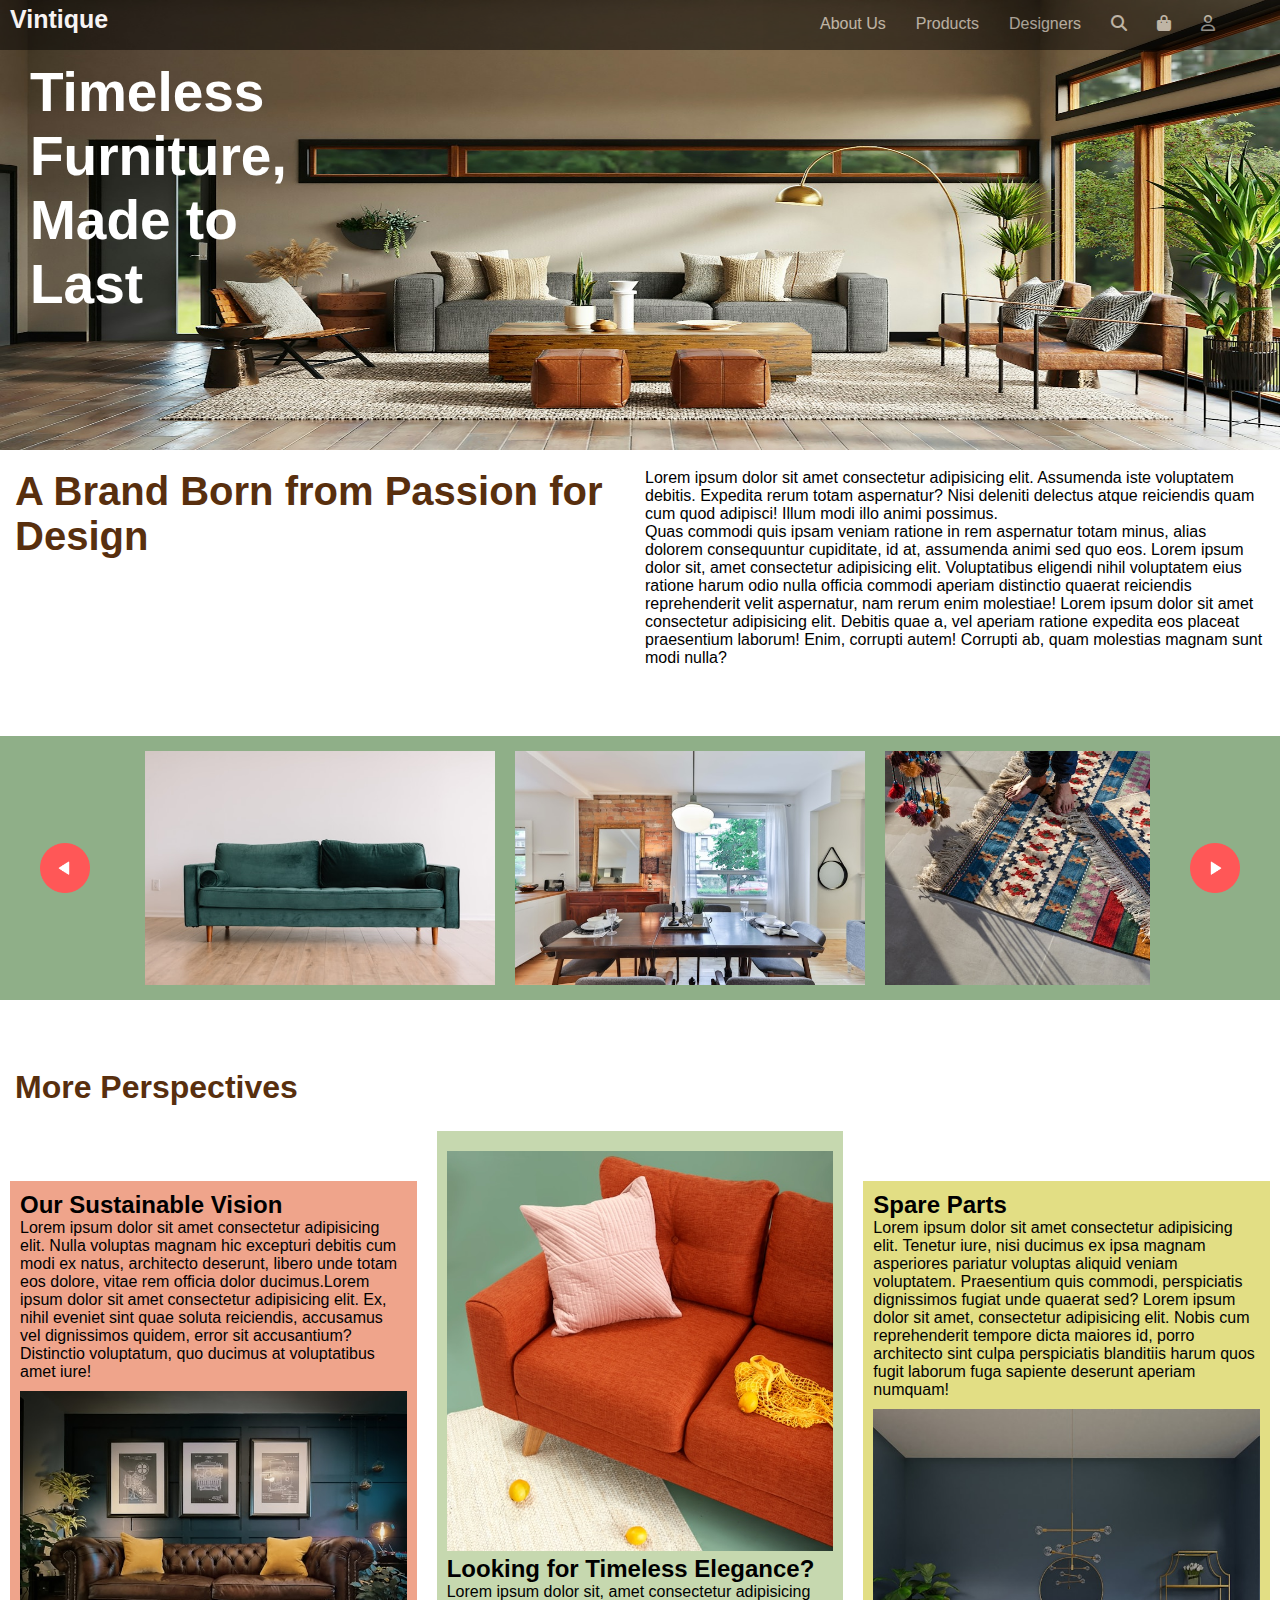
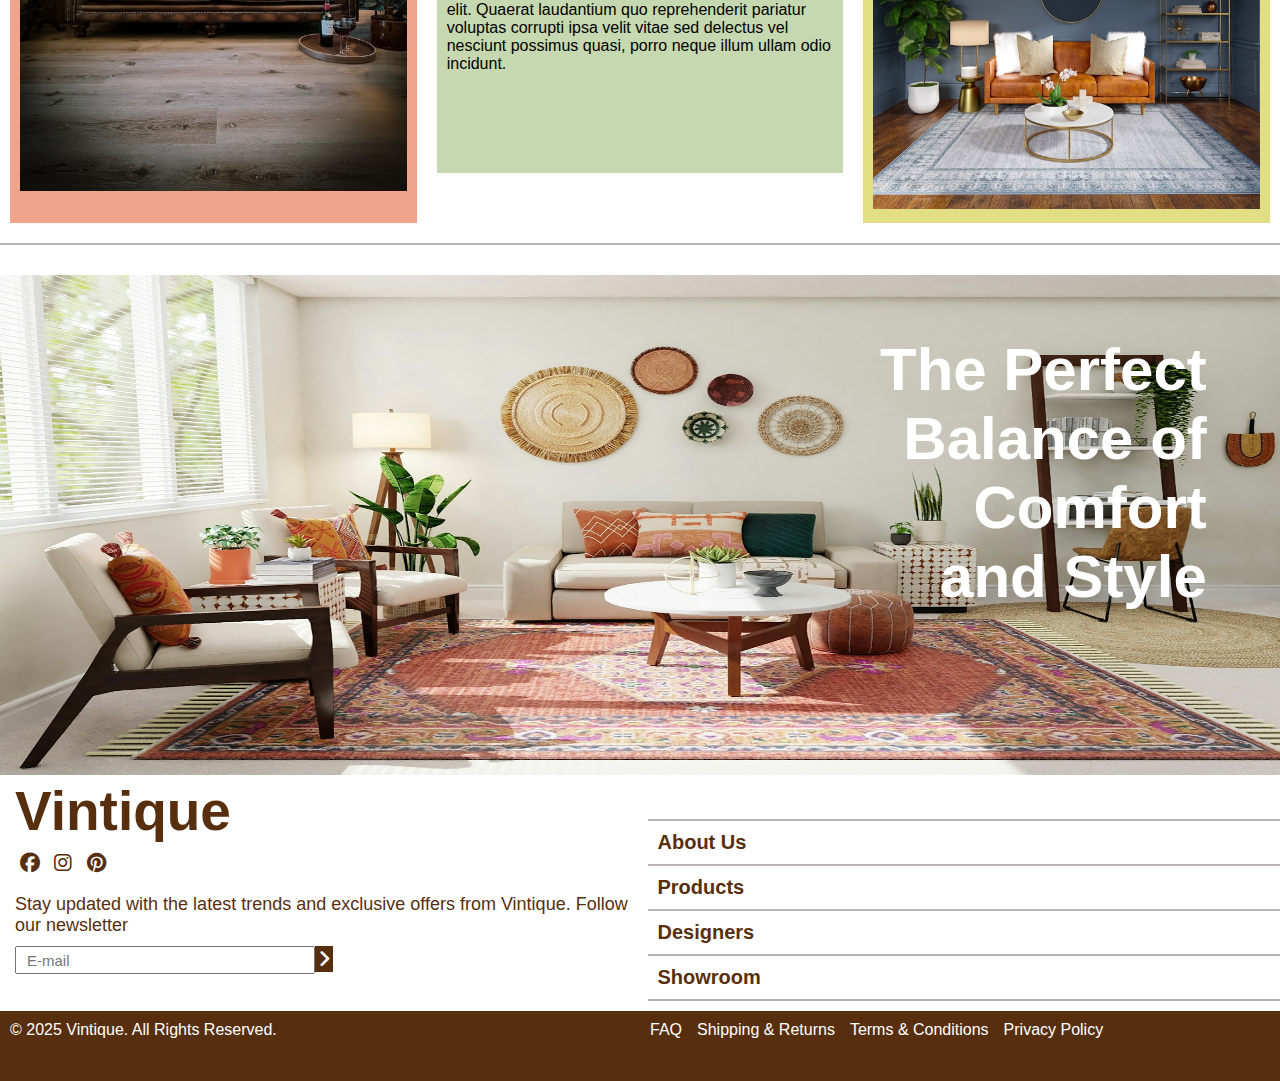
<file: Index.html>
<!DOCTYPE html>
<html lang="en">
<head>
    <meta charset="UTF-8">
    <meta name="viewport" content="width=device-width, initial-scale=1.0">
    <link rel="stylesheet" href="css/style.css">
<link rel="stylesheet" href="https://cdnjs.cloudflare.com/ajax/libs/font-awesome/6.5.1/css/all.min.css">
</head>
<body>
    <header>
    <div class="header-container">
        <h1 class="header-title">Vintique</h1>
        <nav class="navbar">
            <ul class="navlist">
                <li class="listitems"><a href="AboutUs.html">About Us</a></li>
                <li class="listitems"><a href="Products.html">Products</a></li>
                <li class="listitems"><a href="Designers.html">Designers</a></li>
                <li  class="listitems"><a href="#"><i class="fa-solid fa-magnifying-glass"></i></a></li>
                <li  class="listitems"><a href="cart.html"><i class="fa-solid fa-bag-shopping"></i></a></li>
                <li  class="listitems"><a href="signup.html"><i class="fa-regular fa-user"></i></a></li>
            </ul>
        </nav>
        <h2>Timeless<br>Furniture,<br> Made to <br>Last</h2>
        <img src="images/image-2.jpg">
    </div>  
    </header>
    <main class="main-container">
        <div id="about-container">
            <div>
                <h1>A Brand Born from Passion for Design</h1>
            </div>
            <div>
                <p>Lorem ipsum dolor sit amet consectetur adipisicing elit. Assumenda iste voluptatem debitis. Expedita rerum totam aspernatur? Nisi deleniti delectus atque reiciendis quam cum quod adipisci! Illum modi illo animi possimus.</p>
                <p>Quas commodi quis ipsam veniam ratione in rem aspernatur totam minus, alias dolorem consequuntur cupiditate, id at, assumenda animi sed quo eos. Lorem ipsum dolor sit, amet consectetur adipisicing elit. Voluptatibus eligendi nihil voluptatem eius ratione harum odio nulla officia commodi aperiam distinctio quaerat reiciendis reprehenderit velit aspernatur, nam rerum enim molestiae! Lorem ipsum dolor sit amet consectetur adipisicing elit. Debitis quae a, vel aperiam ratione expedita eos placeat praesentium laborum! Enim, corrupti autem! Corrupti ab, quam molestias magnam sunt modi nulla?</p>
            </div>
        </div>
        <div class="catalogue-container">
            <img src="images/back.png" id="backbtn" alt="back icon">
        <div class="catalogue">
        <div>
            <span><img src="images/image-3.jpg" alt="images"></span>
            <span><img src="images/image-5.jpg" alt="images"></span>
            <span><img src="images/image-6.jpg" alt="images"></span>
        </div>
        <div>
        <span><img src="images/image-7.jpg" alt="images"></span>
            <span><img src="images/image-8.jpg" alt="images"></span>
            <span><img src="images/image-9.jpg" alt="images"></span>
        </div>
        </div>
        <img src="images/next.png" id="nextbtn" alt="next icon">
        </div>
        <h1>More Perspectives</h1>
        <div class="perspective-column">
            <div id ="sectionA">
                <h2>Our Sustainable Vision</h2>
                <p>Lorem ipsum dolor sit amet consectetur adipisicing elit. Nulla voluptas magnam hic excepturi debitis cum modi ex natus, architecto deserunt, libero unde totam eos dolore, vitae rem officia dolor ducimus.Lorem ipsum dolor sit amet consectetur adipisicing elit. Ex, nihil eveniet sint quae soluta reiciendis, accusamus vel dignissimos quidem, error sit accusantium? Distinctio voluptatum, quo ducimus at voluptatibus amet iure!</p>
                <img src="images/image-11.jpg">
            </div>
            <div id ="sectionB">
                <img src="images/image-10.jpg">
                <h2>Looking for Timeless Elegance?</h2>
                <p>Lorem ipsum dolor sit, amet consectetur adipisicing elit. Quaerat laudantium quo reprehenderit pariatur voluptas corrupti ipsa velit vitae sed delectus vel nesciunt possimus quasi, porro neque illum ullam odio incidunt.</p>
            </div>
            <div id ="sectionC">
                <h2>Spare Parts</h2>
                <p>Lorem ipsum dolor sit amet consectetur adipisicing elit. Tenetur iure, nisi ducimus ex ipsa magnam asperiores pariatur voluptas aliquid veniam voluptatem. Praesentium quis commodi, perspiciatis dignissimos fugiat unde quaerat sed? Lorem ipsum dolor sit amet, consectetur adipisicing elit. Nobis cum reprehenderit tempore dicta maiores id, porro architecto sint culpa perspiciatis blanditiis harum quos fugit laborum fuga sapiente deserunt aperiam numquam!</p>
                <img src="images/image-13.jpg">
            </div>
        </div>
        <hr>
        <div class="section3">
            <h2>The Perfect<br> Balance of<br> Comfort<br> and Style</h2>
            <img src="images/image-12.jpg">
        </div>
        <div class="section4">
            <div>
            <h1>Vintique</h1>
            <div class="socials">
                <i class="fa-brands fa-facebook"></i>
                <i class="fa-brands fa-instagram"></i>
                <i class="fa-brands fa-pinterest"></i>
                <p>Stay updated with the latest trends and exclusive offers from Vintique. Follow our newsletter</p>
                <input type="text" placeholder="E-mail"><i class="fa-solid fa-angle-right" style="border: solid 2px #582f0e; padding: 1px; color:white; background-color: #582f0e; font-size:20px;"></i>
            </div>
            </div>
            <div>
            <ul class="navlist2">
                <hr>
                <li class="listitems2"><a href="#">About Us</a></li>
                <hr>
                <li class="listitems2"><a href="#">Products</a></li>
                <hr>
                <li class="listitems2"><a href="#">Designers</a></li>
                <hr>
                <li class="listitems2"><a href="#">Showroom</a></li>
                <hr>
            </ul>
            </div>
        </div>
    </main> 
    <footer>
        <p class="copyright">&copy; 2025 Vintique. All Rights Reserved.</p>
        <ul class="footer-content">
            <li class="footer-contentitems">FAQ</li>
            <li class="footer-contentitems">Shipping & Returns</li>
            <li class="footer-contentitems">Terms & Conditions</li>
            <li class="footer-contentitems">Privacy Policy</li>
        </ul>
    </footer>
    <script src="js/script.js"></script>
</body>
</html>
</file>
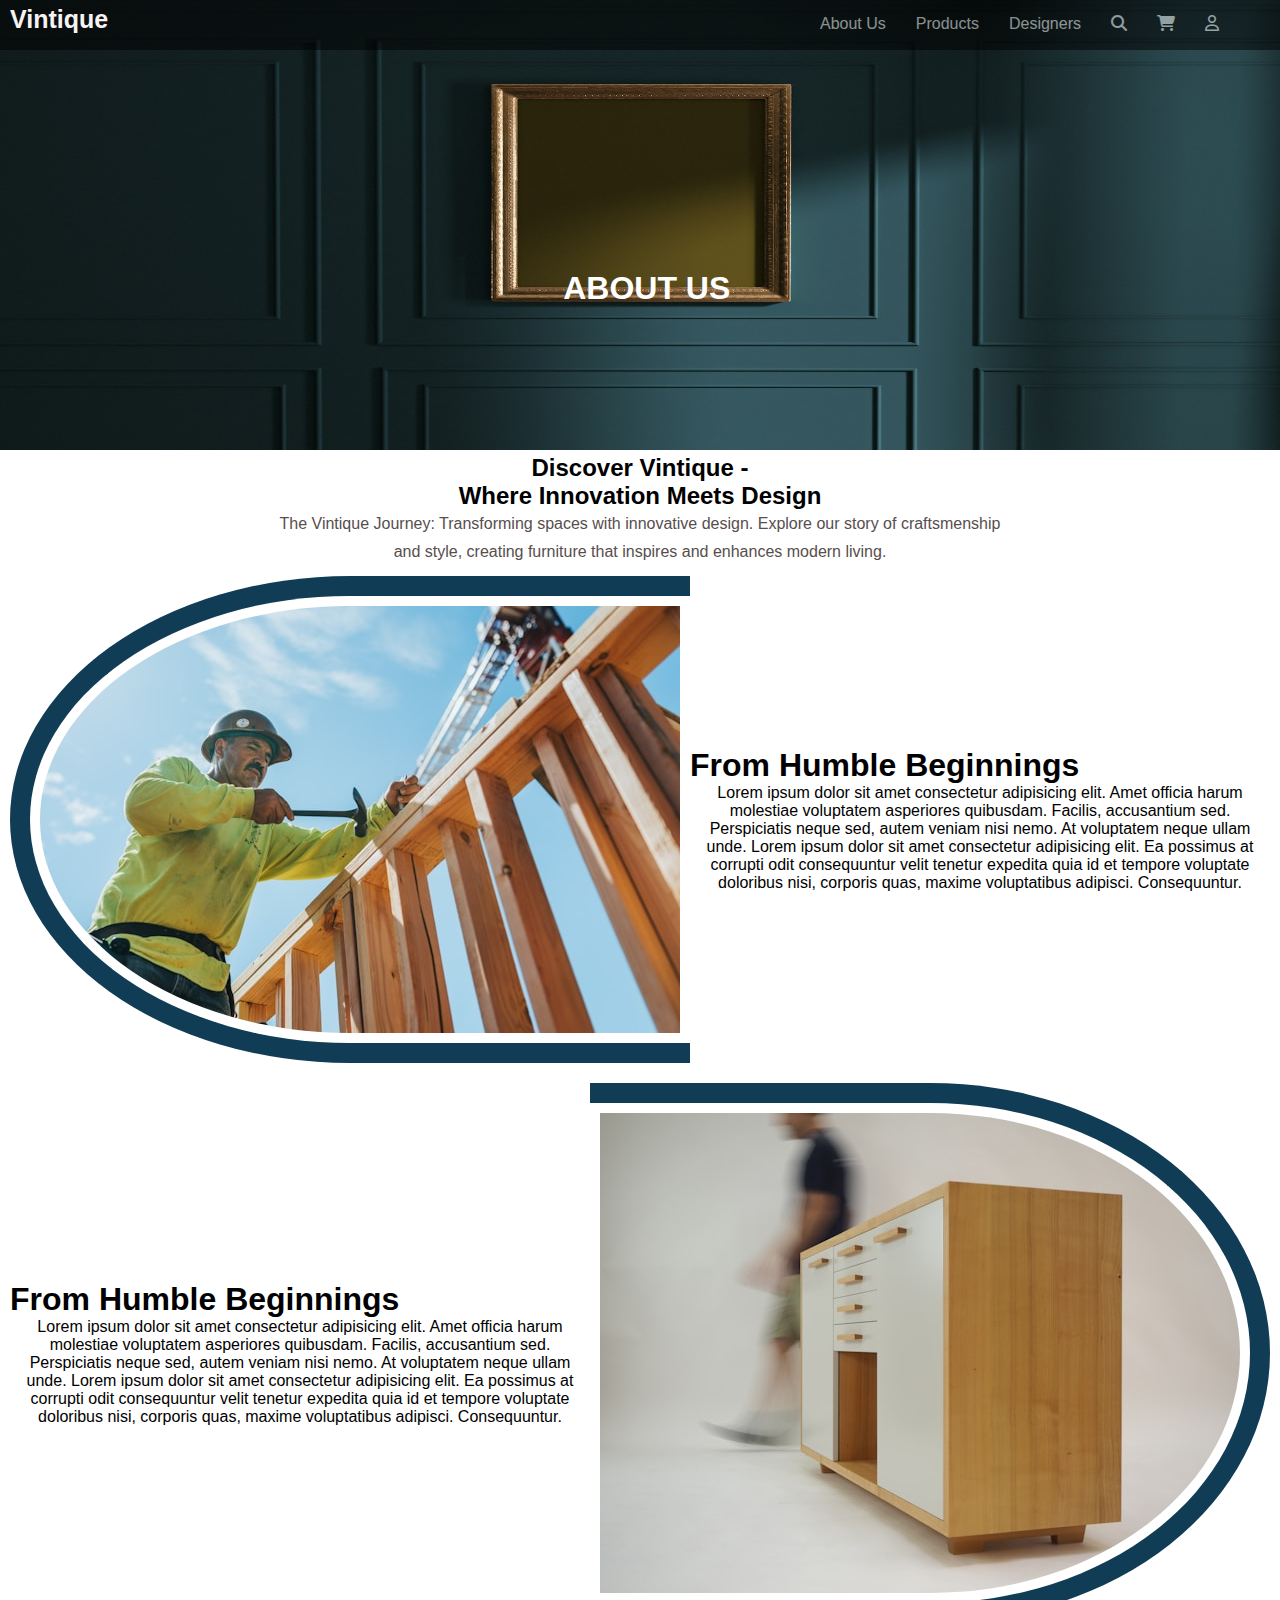
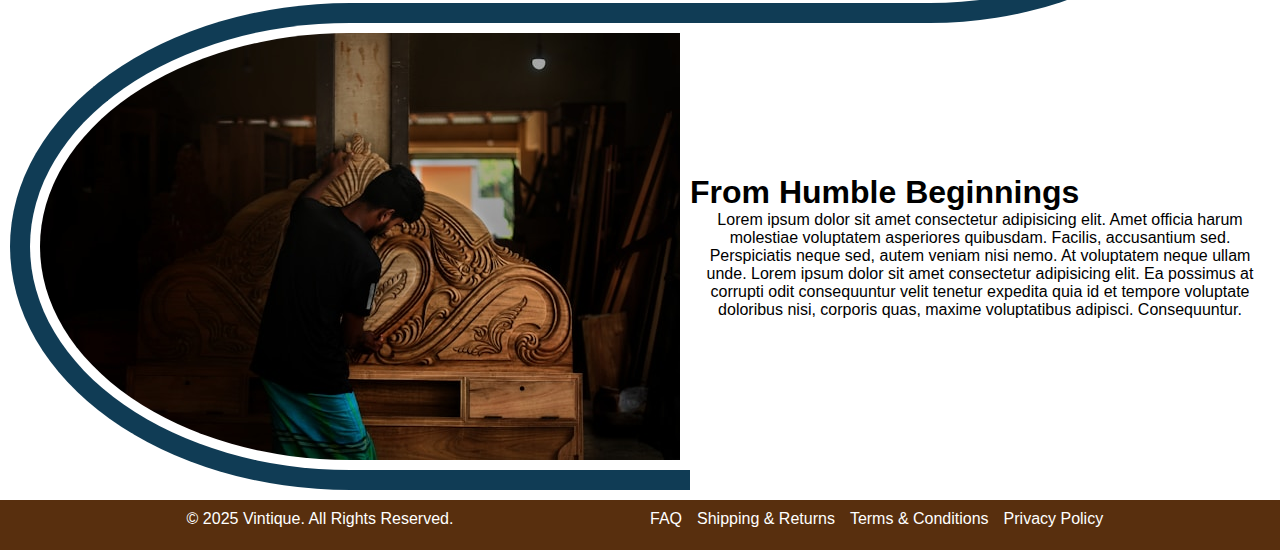
<file: AboutUs.html>
<!DOCTYPE html>
<html lang="en">
<head>
    <meta charset="UTF-8">
    <meta name="viewport" content="width=device-width, initial-scale=1.0">
    <link rel="stylesheet" href="style.css">
    <link rel="stylesheet" href="AboutUs.css">
<link rel="stylesheet" href="https://cdnjs.cloudflare.com/ajax/libs/font-awesome/6.5.1/css/all.min.css">
</head>
<body>
    <header>
    <div class="header-container">
        <h1 class="header-title">Vintique</h1>
        <nav class="navbar">
            <ul class="navlist">
                <li class="listitems"><a href="AboutUs.html">About Us</a></li>
                <li class="listitems"><a href="Products.html">Products</a></li>
                <li class="listitems"><a href="Designers.html">Designers</a></li>
                <li  class="listitems"><a href="#"><i class="fa-solid fa-magnifying-glass"></i></a></li>
                <div class="icon-cart">
                    <li  class="listitems"><a href="Cart.html"><i class="fa-solid fa-cart-shopping"></i></a></li>
                    <span>0</span>
                </div>
                <li  class="listitems"><a href="signup.html"><i class="fa-regular fa-user"></i></a></li>
            </ul>
        </nav>
        <h1 id="page-title">About Us</h1>
        <img src="images/image-14.jpg">
    </div>  
    </header>
    <main>
        <div class="desc">
            <h2>Discover Vintique -</h2>
            <h2>Where Innovation Meets Design</h2>
            <p>The Vintique Journey: Transforming spaces with innovative design. Explore our story of craftsmenship</p>
            <p>and style, creating furniture that inspires and enhances modern living.</p>
        </div>
        <div class="about-content">
            <div class="content overlap">
                <div class="content-left">
                <img src="images/image-15.jpg" alt="image">
                <div class="text-content">
                <h1>From Humble Beginnings</h1>
                <p>Lorem ipsum dolor sit amet consectetur adipisicing elit. Amet officia harum molestiae voluptatem asperiores quibusdam. Facilis, accusantium sed. Perspiciatis neque sed, autem veniam nisi nemo. At voluptatem neque ullam unde. Lorem ipsum dolor sit amet consectetur adipisicing elit. Ea possimus at corrupti odit consequuntur velit tenetur expedita quia id et tempore voluptate doloribus nisi, corporis quas, maxime voluptatibus adipisci. Consequuntur.</p>
                </div>
            </div>
            </div>
            <div class="content-overlap">
                <div class="content-right">
                <div class="text-content">
                <h1>From Humble Beginnings</h1>
                <p>Lorem ipsum dolor sit amet consectetur adipisicing elit. Amet officia harum molestiae voluptatem asperiores quibusdam. Facilis, accusantium sed. Perspiciatis neque sed, autem veniam nisi nemo. At voluptatem neque ullam unde. Lorem ipsum dolor sit amet consectetur adipisicing elit. Ea possimus at corrupti odit consequuntur velit tenetur expedita quia id et tempore voluptate doloribus nisi, corporis quas, maxime voluptatibus adipisci. Consequuntur.</p>
                </div>                
                <img src="images/image-16.jpg" alt="image">
            </div>
            </div>
            <div class="content-overlap">
                <div class="content-left">
                <img src="images/image-17.jpg" alt="image">
                <div class="text-content">
                <h1>From Humble Beginnings</h1>
                <p>Lorem ipsum dolor sit amet consectetur adipisicing elit. Amet officia harum molestiae voluptatem asperiores quibusdam. Facilis, accusantium sed. Perspiciatis neque sed, autem veniam nisi nemo. At voluptatem neque ullam unde. Lorem ipsum dolor sit amet consectetur adipisicing elit. Ea possimus at corrupti odit consequuntur velit tenetur expedita quia id et tempore voluptate doloribus nisi, corporis quas, maxime voluptatibus adipisci. Consequuntur.</p>
                </div>
            </div>
            </div>
        </div>
    </main>
    <footer>
        <p class="copyright">&copy; 2025 Vintique. All Rights Reserved.</p>
        <ul class="footer-content">
            <li class="footer-contentitems">FAQ</li>
            <li class="footer-contentitems">Shipping & Returns</li>
            <li class="footer-contentitems">Terms & Conditions</li>
            <li class="footer-contentitems">Privacy Policy</li>
        </ul>
    </footer>
    <script>
        document.addEventListener('DOMContentLoaded', () => {
        const iconCartSpan = document.querySelector('.icon-cart span');
        let totalQuantity = 0;

        if (localStorage.getItem('cart')) {
            const carts = JSON.parse(localStorage.getItem('cart'));
            carts.forEach(cart => {
                totalQuantity += cart.quantity;
            });
        }

        if (iconCartSpan) {
            iconCartSpan.innerText = totalQuantity;
        }
    });
    </script>
</body>
</html>
</file>
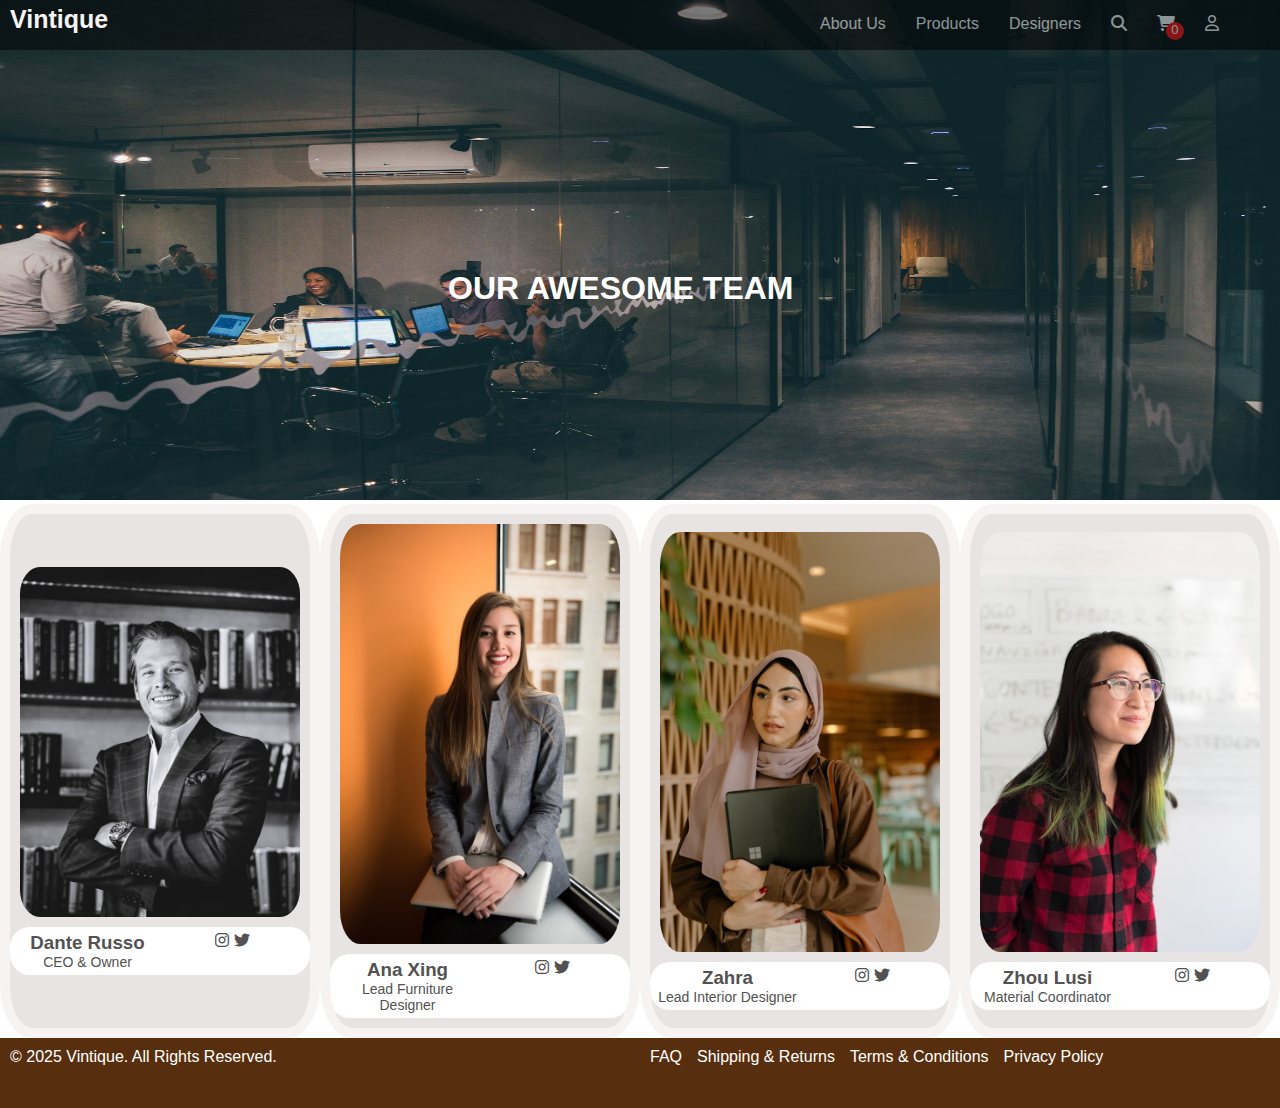
<file: Designers.html>
<!DOCTYPE html>
<html lang="en">
<head>
    <meta charset="UTF-8">
    <meta name="viewport" content="width=device-width, initial-scale=1.0">
    <link rel="stylesheet" href="css/style.css">
    <link rel="stylesheet" href="css/Designers.css">
<link rel="stylesheet" href="https://cdnjs.cloudflare.com/ajax/libs/font-awesome/6.5.1/css/all.min.css">
</head>
<body>
    <header>
    <div class="header-container">
        <h1 class="header-title">Vintique</h1>
        <nav class="navbar">
            <ul class="navlist">
                <li class="listitems"><a href="AboutUs.html">About Us</a></li>
                <li class="listitems"><a href="#">Products</a></li>
                <li class="listitems"><a href="Designers.html">Designers</a></li>
                <li  class="listitems"><a href="#"><i class="fa-solid fa-magnifying-glass"></i></a></li>
                <div class="icon-cart">
                    <li  class="listitems"><a href="Cart.html"><i class="fa-solid fa-cart-shopping"></i></a></li>
                    <span>0</span>
                </div>
                <li  class="listitems"><a href="signup.html"><i class="fa-regular fa-user"></i></a></li>
            </ul>
        </nav>
        <h1 id="page-title">Our Awesome Team</h1>
        <img src="images/image-18.jpg">
    </div>  
    </header>
    <main>
        <div class="profile-container">
            <div class="profile-wrapper">
                <img src="images/profile-4.jpg" alt="profile">
                <div class="profile">
                <div class="profile-desc">
                    <h3>Dante Russo</h3>
                    <p>CEO & Owner</p>
                </div>
                <div class="links">
                    <i class="fa-brands fa-instagram"></i>
                    <i class="fa-brands fa-twitter"></i>
                </div>
                </div>
            </div>
            <div class="profile-wrapper">
                <img src="images/profile-1.jpg" alt="profile">
                <div class="profile">
                <div class="profile-desc">
                    <h3>Ana Xing</h3>
                    <p>Lead Furniture Designer</p>
                </div>
                <div class="links">
                    <i class="fa-brands fa-instagram"></i>
                    <i class="fa-brands fa-twitter"></i>
                </div>
                </div>
            </div>
            <div class="profile-wrapper">
                <img src="images/profile-2.jpg" alt="profile">
                <div class="profile">
                <div class="profile-desc">
                    <h3>Zahra</h3>
                    <p>Lead Interior Designer</p>
                </div>
                <div class="links">
                    <i class="fa-brands fa-instagram"></i>
                    <i class="fa-brands fa-twitter"></i>
                </div>
                </div>
            </div>
            <div class="profile-wrapper">
                <img src="images/profile-3.jpg" alt="profile">
                <div class="profile">
                <div class="profile-desc">
                    <h3>Zhou Lusi</h3>
                    <p>Material Coordinator</p>
                </div>
                <div class="links">
                    <i class="fa-brands fa-instagram"></i>
                    <i class="fa-brands fa-twitter"></i>
                </div>
                </div>
            </div>
    </div>
    </main>
    <footer>
        <p class="copyright">&copy; 2025 Vintique. All Rights Reserved.</p>
        <ul class="footer-content">
            <li class="footer-contentitems">FAQ</li>
            <li class="footer-contentitems">Shipping & Returns</li>
            <li class="footer-contentitems">Terms & Conditions</li>
            <li class="footer-contentitems">Privacy Policy</li>
        </ul>
    </footer>
    <script>
        document.addEventListener('DOMContentLoaded', () => {
        const iconCartSpan = document.querySelector('.icon-cart span');
        let totalQuantity = 0;

        if (localStorage.getItem('cart')) {
            const carts = JSON.parse(localStorage.getItem('cart'));
            carts.forEach(cart => {
                totalQuantity += cart.quantity;
            });
        }

        if (iconCartSpan) {
            iconCartSpan.innerText = totalQuantity;
        }
    });
    </script>
</body>
</html>
</file>
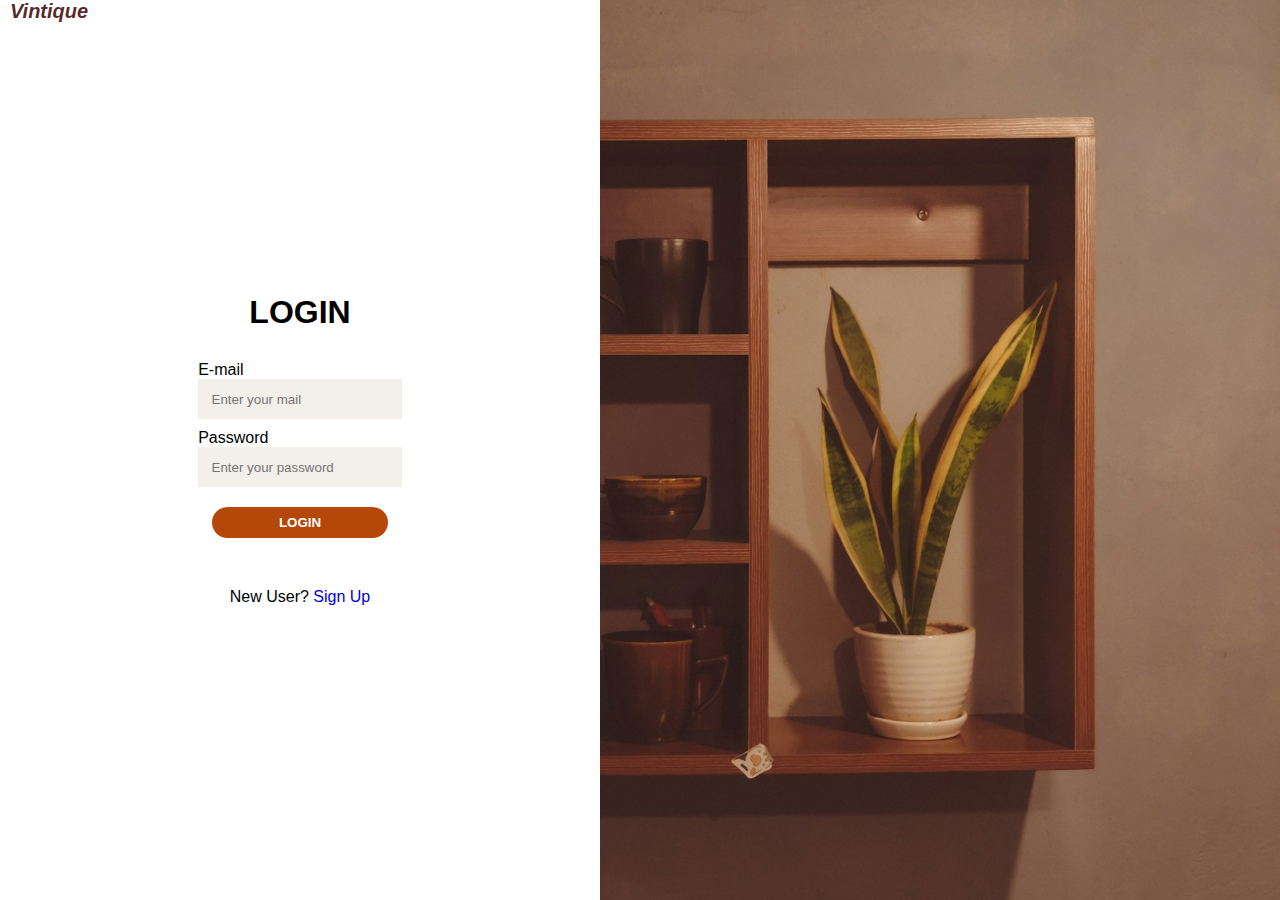
<file: login.html>
<!DOCTYPE html>
<html lang="en">
<head>
    <meta charset="UTF-8">
    <meta name="viewport" content="width=device-width, initial-scale=1.0">
    <title>Vintique | Login</title>
    <script src="signupscript.js" defer></script>
    <link rel="stylesheet" href="signupstyle.css">
</head>
<body>
    <h1 class="header-title">Vintique</h1>
    <div class="signup-container">
        <h2>Login</h2>
        <form id="login-form">
        <div class="email-group">
        <label for="email-input">E-mail</label>
        <input type="email" id="email-input" placeholder="Enter your mail">
        <span id="email-error"></span>
        </div>
        <div class="password-group">
        <label for="password-input">Password</label>
        <input type="password" id="password-input" placeholder="Enter your password">
        <span id="password-error"></span>
        </div>
        <button type="submit">Login</button>
        </form>
        <div>New User? <a href="signup.html">Sign Up</a></div>
    </div>
</body>
</html>
</file>
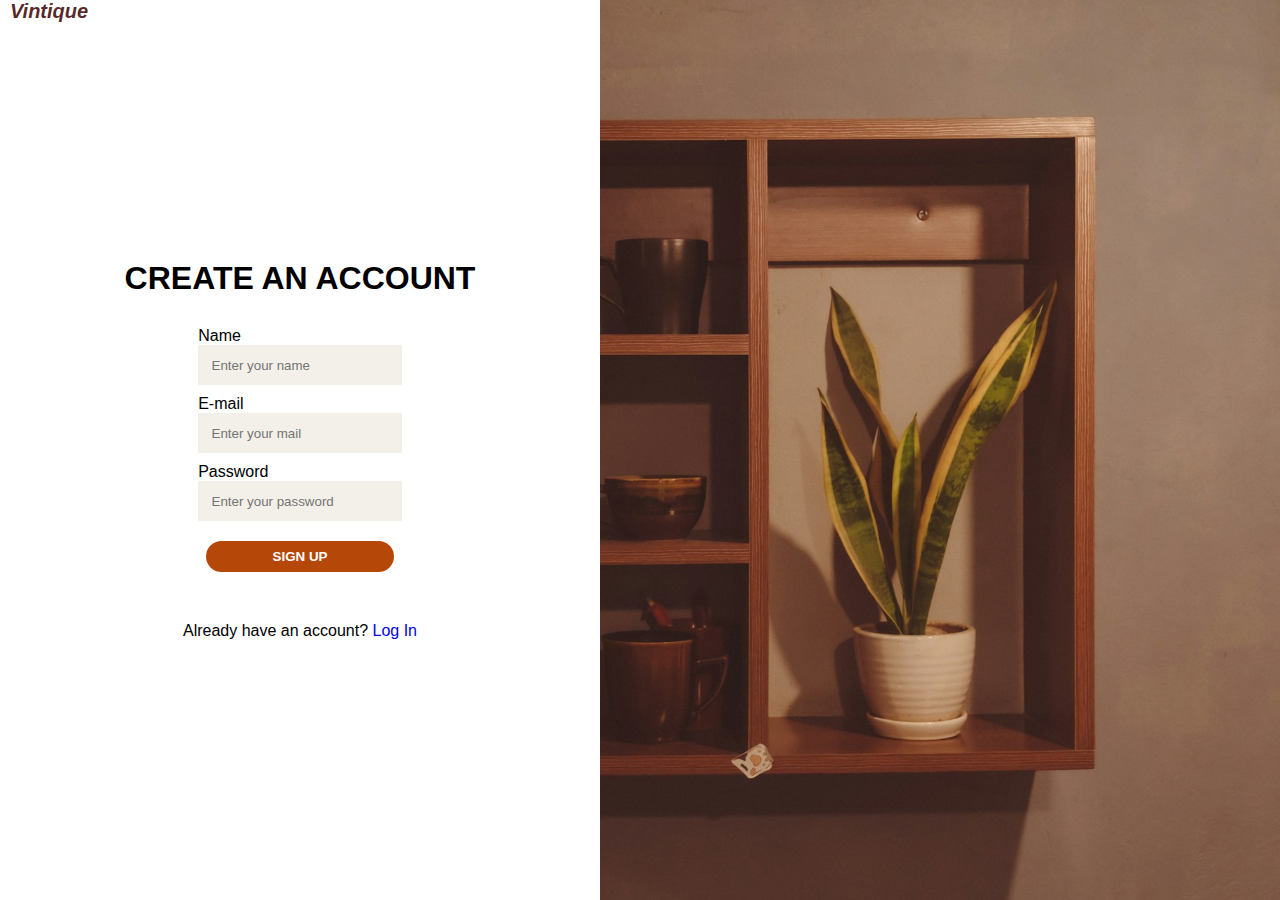
<file: signup.html>
<!DOCTYPE html>
<html lang="en">
<head>
    <meta charset="UTF-8">
    <meta name="viewport" content="width=device-width, initial-scale=1.0">
    <title>Vintique | SignUp</title>
    <script src="js/signupscript.js" defer></script>
    <link rel="stylesheet" href="css/signupstyle.css">
</head>
<body>
    <h1 class="header-title">Vintique</h1>
    <div class="signup-container">
        <h2>Create an Account</h2>
        <form action="Login.html" id="signup-form">
        <div class="input-group">
        <label for="name-input">Name</label>
        <input type="text" id="name-input" placeholder="Enter your name">
        <span id="name-error"></span>
        </div>
        <div class="email-group">
        <label for="email-input">E-mail</label>
        <input type="email" id="email-input" placeholder="Enter your mail">
        <span id="email-error"></span>
        </div>
        <div class="password-group">
        <label for="password-input">Password</label>
        <input type="password" id="password-input" placeholder="Enter your password">
        <span id="password-error"></span>
        </div>
        <button type="submit">Sign Up</button>
        </form>
        <div>Already have an account? <a href="login.html">Log In</a></div>
    </div>
</body>
</html>
</file>
<file: css/style.css>
*{
    margin:0;
    padding:0;
    box-sizing: border-box;
    font-family:'Segoe UI', Tahoma, Geneva, Verdana, sans-serif;
}

.header-container img{
    width: 100%;
    height: 450px;
}
.header-container h2{
    position: absolute;
    color:white;
    left:30px;
    top:60px;
    font-size: 55px;
}
.header-title{
    position: absolute;
    color: rgb(247, 243, 243);
    font-size: 25px;
    margin-left: 10px;
    margin-top:5px;
    z-index: 2;
}
.navbar{
    background-color: black;
    z-index: 1;
    height: 50px;
    width:100%;
    position: absolute;
    opacity: 0.5;
    overflow: hidden;
}
.navlist{
    display:flex;
    position:relative;
    left:800px;
    list-style: none;
}
.listitems{
    padding: 10px;
    margin-left: 10px;
    margin-top:5px;
    opacity: 1;
}
.listitems a{
    text-decoration: none;
    color:white;
}
.icon-cart {
    position: relative;
}
.icon-cart span{
    position:absolute;
    display:inline;
    background-color: rgb(255, 0, 0);
    width: 18px;
    height: 18px;
    border-radius: 50%;
    top: 50%;
    left:60%;
    text-align: center;
    font-size: small;
    font-weight: 500;
    color: white;
}
.main-container{
    width:100%;
}
#about-container{
    display:flex;
    margin: 10px;
    color: #582f0e;
    font-family:Arial, Helvetica, sans-serif;
    justify-content: center;
}
#about-container h1{
    font-size: 40px;
}
#about-container > div{
    padding:5px;
    flex:1;
}
#about-container div p{
    color:black;
}
.catalogue-container{
    display:flex;
    align-items: center;
    justify-content: center;
    margin:5% auto;
    background-color: #0f530177;
}
#backbtn, #nextbtn{
    width: 50px;
    cursor: pointer;
    margin: 40px;
}
.catalogue{
    width:1200px;
    display: flex;
    overflow-x: scroll;
}
.catalogue div{
    display: grid;
    grid-template-columns: 350px 350px 350px;
    flex:none;
    grid-gap: 20px;
    padding:15px;
    min-width: 1100px;
}
.catalogue div img{
    width:100%;
    display:block;
}
.catalogue::-webkit-scrollbar{
    display: none;
}
.catalogue div img:hover{
    cursor: pointer;
    transform: scale(1.1);
}
.perspective-column{
    display: flex;
}
.main-container > h1{
    margin: 10px;
    padding: 5px;
    color: #582f0e;
}
.perspective-column > div{
    flex: 1;
    padding: 5px;
    margin:10px;
}
#sectionA{
    background-color: #efa48b;
    margin-top: 60px;
    padding:10px;
}
#sectionB{
    background-color: #c6d8af;
    margin-bottom: 60px;
    padding:10px;
}
#sectionC{
    background-color: #e2de84;
    margin-top: 60px;
    padding:10px;
}
.perspective-column img{
    margin-top: 10px;
    width:100%;
    height:400px;
}
.section3{
    position:relative;
}
.section3 img{
    width:100%;
    height:500px;
    overflow-y: hidden;
    margin-top: 20px;
}
hr{
    margin-top:10px;
    margin-bottom:10px;
    border: solid 1px #b9b3ae;
}
.section3 h2{
    position:absolute;
    text-align: end;
    font-size: 60px;
    left:880px;
    top:80px;
    color: rgb(255, 255, 255);
}
.socials .fa-brands{
    background-color: #ffffff;
    color:#582f0e;
    font-size: 20px;
    margin-right:5px;
    margin-left:5px;
}
.section4{
    display:flex;
    margin-left: 15px;
}
.section4 h1{
    color:#582f0e;
    font-size:55px;
    margin-bottom:10px;
}
.section4 p{
    color:#582f0e;
    font-size: 18px;
    margin-top:20px;
    margin-bottom: 10px;
}
.section4 > div{
    flex:1;
}
.socials > input{
    width:300px;
    height:28px;
    font-size: 15px;
    padding-left:10px;
}
.navlist2{
    margin-top: 40px;
}
.navlist2 .listitems2{
    list-style: none;
    margin:10px;

}
.listitems2 a{
    text-decoration: none;
    color:#582f0e;
    font-size: 20px;
    font-weight: bold;
    font-family: 'Trebuchet MS', 'Lucida Sans Unicode', 'Lucida Grande', 'Lucida Sans', Arial, sans-serif;
}
footer{
    background-color: #582f0e;
    height:70px;
    display: flex;
    color:#ffffff;
}
.copyright, .footer-content{
    flex:1;
    margin: 10px;
}
.footer-content{
    display:flex;
    list-style: none;
    text-align: center;
}
.footer-contentitems{
    margin-right:15px;
}
@media screen and (max-width:1024px) {
    .header-container img{
    width: 100%;
    height: 350px;
}
.header-container h2{
    position: absolute;
    color:white;
    left:30px;
    top:60;
    font-size: 40px;
}
.navlist{
    display:flex;
    position:relative;
    left:350px;
    list-style: none;
}
.main-container{
    overflow-y: hidden;
}  
#about-container h1{
    font-size: 30px;
}
.section3 h2{
    position:absolute;
    text-align: end;
    font-size: 50px;
    left:650px;
    top:90px;
    color: rgb(255, 255, 255);
}
.listitems2 a{
    text-decoration: none;
    color:#582f0e;
    font-size: 15px;
    font-weight: bold;
    font-family: 'Trebuchet MS', 'Lucida Sans Unicode', 'Lucida Grande', 'Lucida Sans', Arial, sans-serif;
}
.footer-contentitems{
    margin-right:10px;
}
.copyright, .footer-content{
    margin: 5px;
}
}
@media screen and (max-width:820px){
    .navlist{
    left:250px;
}
    .header-container img{
    width: 100%;
    height: 300px;
}
.section3 h2{
    position:absolute;
    text-align: end;
    font-size: 40px;
    left:500px;
    top:90px;
}
.copyright, .footer-content{
    font-size: 13px;
    padding-top:5px;
}
}
@media screen and (max-width:768px){
    .header-container img{
    width: 100%;
    height: 300px;
}
.header-title{
    font-size: 25px;
    margin:10px;
}
.navlist{
    left:220px;
}
.header-container h2{
    font-size: 30px;
}
.section3 h2{
    position:absolute;
    text-align: end;
    font-size: 40px;
    left:500px;
    top:90px;
    color: rgb(255, 255, 255);
}
.copyright, .footer-content{
    font-size: 13px;
    padding-top:5px;
}
.section4 h1{
    font-size: 40px;
}
}
@media screen and (max-width:600px){
    .header-container img{
    width: 100%;
    height: 300px;
}
.header-title{
    font-size: 18px;
    margin:10px;
}
.navlist{
    left:90px;

}
.listitems{
    margin-left:5px;
    padding:5px;
}
.listitems a{
    font-size: 10px;
}
.header-container h2{
    font-size: 25px;
}
.copyright, .footer-content{
    font-size: 13px;
    padding-top:5px;
}
.section4 h1{
    font-size: 40px;
}
#about-container{
    display:block
}
.section3 h2{
    position:absolute;
    text-align: end;
    font-size: 40px;
    left:40%;
    top:100px;
    color: rgb(255, 255, 255);
}
.perspective-column{
    display: block;
}
#sectionA{
    background-color: #efa48b;
    margin-top: 30px;
    padding:10px;
}
#sectionB{
    background-color: #c6d8af;
    margin-top: 30px;
    padding:10px;
    margin-bottom:10px;
}
#sectionC{
    background-color: #e2de84;
    margin-top: 30px;
    padding:10px;
}
.section4{
    width:100%;
    margin-left:0;
    padding-left:10px;
}
.socials > input{
    width:100px;
    height:28px;
    font-size: 15px;
    padding-left:10px;
}
}
@media screen and (max-width:480px){
    .navlist{
        left:120px;
    }
}
</file>
<file: style.css>
*{
    margin:0;
    padding:0;
    box-sizing: border-box;
    font-family:'Segoe UI', Tahoma, Geneva, Verdana, sans-serif;
}

.header-container img{
    width: 100%;
    height: 450px;
}
.header-container h2{
    position: absolute;
    color:white;
    left:30px;
    top:60px;
    font-size: 55px;
}
.header-title{
    position: absolute;
    color: rgb(247, 243, 243);
    font-size: 25px;
    margin-left: 10px;
    margin-top:5px;
    z-index: 2;
}
.navbar{
    background-color: black;
    z-index: 1;
    height: 50px;
    width:100%;
    position: absolute;
    opacity: 0.5;
    overflow: hidden;
}
.navlist{
    display:flex;
    position:relative;
    left:800px;
    list-style: none;
}
.listitems{
    padding: 10px;
    margin-left: 10px;
    margin-top:5px;
    opacity: 1;
}
.listitems a{
    text-decoration: none;
    color:white;
}
.main-container{
    width:100%;
}
#about-container{
    display:flex;
    margin: 10px;
    color: #582f0e;
    font-family:Arial, Helvetica, sans-serif;
    justify-content: center;
}
#about-container h1{
    font-size: 40px;
}
#about-container > div{
    padding:5px;
    flex:1;
}
#about-container div p{
    color:black;
}
.catalogue-container{
    display:flex;
    align-items: center;
    justify-content: center;
    margin:5% auto;
    background-color: #0f530177;
}
#backbtn, #nextbtn{
    width: 50px;
    cursor: pointer;
    margin: 40px;
}
.catalogue{
    width:1200px;
    display: flex;
    overflow-x: scroll;
}
.catalogue div{
    display: grid;
    grid-template-columns: 350px 350px 350px;
    flex:none;
    grid-gap: 20px;
    padding:15px;
    min-width: 1100px;
}
.catalogue div img{
    width:100%;
    display:block;
}
.catalogue::-webkit-scrollbar{
    display: none;
}
.catalogue div img:hover{
    cursor: pointer;
    transform: scale(1.1);
}
.perspective-column{
    display: flex;
}
.main-container > h1{
    margin: 10px;
    padding: 5px;
    color: #582f0e;
}
.perspective-column > div{
    flex: 1;
    padding: 5px;
    margin:10px;
}
#sectionA{
    background-color: #efa48b;
    margin-top: 60px;
    padding:10px;
}
#sectionB{
    background-color: #c6d8af;
    margin-bottom: 60px;
    padding:10px;
}
#sectionC{
    background-color: #e2de84;
    margin-top: 60px;
    padding:10px;
}
.perspective-column img{
    margin-top: 10px;
    width:100%;
    height:400px;
}
.section3{
    position:relative;
}
.section3 img{
    width:100%;
    height:500px;
    overflow-y: hidden;
    margin-top: 20px;
}
hr{
    margin-top:10px;
    margin-bottom:10px;
    border: solid 1px #b9b3ae;
}
.section3 h2{
    position:absolute;
    text-align: end;
    font-size: 60px;
    left:880px;
    top:80px;
    color: rgb(255, 255, 255);
}
.socials .fa-brands{
    background-color: #ffffff;
    color:#582f0e;
    font-size: 20px;
    margin-right:5px;
    margin-left:5px;
}
.section4{
    display:flex;
    margin-left: 15px;
}
.section4 h1{
    color:#582f0e;
    font-size:55px;
    margin-bottom:10px;
}
.section4 p{
    color:#582f0e;
    font-size: 18px;
    margin-top:20px;
    margin-bottom: 10px;
}
.section4 > div{
    flex:1;
}
.socials > input{
    width:300px;
    height:28px;
    font-size: 15px;
    padding-left:10px;
}
.navlist2{
    margin-top: 40px;
}
.navlist2 .listitems2{
    list-style: none;
    margin:10px;

}
.listitems2 a{
    text-decoration: none;
    color:#582f0e;
    font-size: 20px;
    font-weight: bold;
    font-family: 'Trebuchet MS', 'Lucida Sans Unicode', 'Lucida Grande', 'Lucida Sans', Arial, sans-serif;
}
footer{
    background-color: #582f0e;
    height:50px;
    display: flex;
    color:#ffffff;
}
.copyright, .footer-content{
    flex:1;
    margin: 10px;
}
.footer-content{
    display:flex;
    list-style: none;
    text-align: center;
}
.footer-contentitems{
    margin-right:15px;
}
@media screen and (max-width:1024px) {
    .header-container img{
    width: 100%;
    height: 350px;
}
.header-container h2{
    position: absolute;
    color:white;
    left:30px;
    top:60;
    font-size: 40px;
}
.navlist{
    display:flex;
    position:relative;
    left:350px;
    list-style: none;
}
.main-container{
    overflow-y: hidden;
}  
#about-container h1{
    font-size: 30px;
}
.section3 h2{
    position:absolute;
    text-align: end;
    font-size: 50px;
    left:650px;
    top:90px;
    color: rgb(255, 255, 255);
}
.listitems2 a{
    text-decoration: none;
    color:#582f0e;
    font-size: 15px;
    font-weight: bold;
    font-family: 'Trebuchet MS', 'Lucida Sans Unicode', 'Lucida Grande', 'Lucida Sans', Arial, sans-serif;
}
.footer-contentitems{
    margin-right:10px;
}
.copyright, .footer-content{
    margin: 5px;
}
}
@media screen and (max-width:820px){
    .navlist{
    left:250px;
}
    .header-container img{
    width: 100%;
    height: 300px;
}
.section3 h2{
    position:absolute;
    text-align: end;
    font-size: 40px;
    left:500px;
    top:90px;
}
.copyright, .footer-content{
    font-size: 13px;
    padding-top:5px;
}
}
@media screen and (max-width:768px){
    .header-container img{
    width: 100%;
    height: 300px;
}
.header-title{
    font-size: 25px;
    margin:10px;
}
.navlist{
    left:220px;
}
.header-container h2{
    font-size: 30px;
}
.section3 h2{
    position:absolute;
    text-align: end;
    font-size: 40px;
    left:500px;
    top:90px;
    color: rgb(255, 255, 255);
}
.copyright, .footer-content{
    font-size: 13px;
    padding-top:5px;
}
.section4 h1{
    font-size: 40px;
}
}
@media screen and (max-width:600px){
    .header-container img{
    width: 100%;
    height: 300px;
}
.header-title{
    font-size: 18px;
    margin:10px;
}
.navlist{
    left:90px;

}
.listitems{
    margin-left:5px;
    padding:5px;
}
.listitems a{
    font-size: 10px;
}
.header-container h2{
    font-size: 25px;
}
.copyright, .footer-content{
    font-size: 13px;
    padding-top:5px;
}
.section4 h1{
    font-size: 40px;
}
#about-container{
    display:block
}
.section3 h2{
    position:absolute;
    text-align: end;
    font-size: 40px;
    left:40%;
    top:100px;
    color: rgb(255, 255, 255);
}
.perspective-column{
    display: block;
}
#sectionA{
    background-color: #efa48b;
    margin-top: 30px;
    padding:10px;
}
#sectionB{
    background-color: #c6d8af;
    margin-top: 30px;
    padding:10px;
    margin-bottom:10px;
}
#sectionC{
    background-color: #e2de84;
    margin-top: 30px;
    padding:10px;
}
.section4{
    width:100%;
    margin-left:0;
    padding-left:10px;
}
.socials > input{
    width:100px;
    height:28px;
    font-size: 15px;
    padding-left:10px;
}
}
@media screen and (max-width:480px){
    .navlist{
        left:120px;
    }
}
</file>
<file: AboutUs.css>
*{
    margin:0;
    padding:0;
    box-sizing: border-box;
    font-family:'Segoe UI', Tahoma, Geneva, Verdana, sans-serif;
}
#page-title{
    text-align: center;
    position: absolute;
    top:30%;
    left:44%;
    color:white;
    text-transform: uppercase;
}
.desc h2,p{
    text-align: center;
}
.desc p{
    padding:5px;
    color:rgb(87, 78, 78);
    font-weight: 500;
}
.about-content{
    margin:10px;
    position:relative;
}
.about-content > div{
    margin:0;
    padding: 0;
}
.content-left{
    display:flex;
    align-items: center;
}
.content-right{
    display:flex;
    align-items: center;
}
.content-left img, .content-left .text-content{
    flex:1;
}
.content-left img{

    border-radius: 100% 0 0 100%;
    border: 20px solid rgb(16, 60, 85);
    border-right: 0;
    padding:10px;
}
.content-right img{
    border-radius: 0 100% 100% 0;
    border: 20px solid rgb(16, 60, 85);
    border-left: 0;
    padding:10px;
}
.about-content > .content-overlap:first-of-type .content-left{
    position: relative;
    top:40px;
}
.content-overlap .content-right{
     position:relative;
     top:20px;
}
.about-content > .content-overlap:nth-of-type(3) .content-left{
    position: relative;
    bottom:0;
}
@media screen and (max-width:820px){
*{
    margin:0;
    padding:0;
    box-sizing: border-box;
    font-family:'Segoe UI', Tahoma, Geneva, Verdana, sans-serif;
}
.content-left{
    display:flex;
    align-items: center;
    position:relative;
}
.content-right{
    display:flex;
    align-items: center;
}
.content-left img, .content-left .text-content{
    flex: 1;
    min-width: 0;
}
.content-right img, .content-right .text-content{
    flex:1;
    min-width: 0;
}
.content-overlap h1{
    font-size: larger;
}
.content-overlap p{
    font-size: 14px;
}
#page-title{
    top:10%;
    left:42%;
    font-size: 25px;
}
}
@media screen and (max-width:425px){
    #page-title{
    top:10%;
    left:41%;
    font-size: medium;
}
.content-overlap p{
    font-size: 10px;
}
.content-overlap h1{
    font-size: small;
}
}
</file>
<file: css/Designers.css>
*{
    margin:0;
    padding:0;
    box-sizing: border-box;
    font-family:'Segoe UI', Tahoma, Geneva, Verdana, sans-serif;
}
#page-title{
    text-align: center;
    position: absolute;
    top:30%;
    left:35%;
    color:white;
    text-transform: uppercase;
}
.desc h2, .desc p{
    text-align: center;
}
.header-container img{
    width:100%;
    height:500px;
}
.profile-container{
  display: grid;
  grid-template-columns: repeat(auto-fit, minmax(250px, 1fr));
}
.profile-wrapper{
    overflow: hidden;
    min-width: 0;
    text-align: center;
    background-color: rgba(230, 224, 224, 0.863);
    border-radius: 10%;
    border: 10px solid rgb(248, 243, 243);
    display:flex;
    flex-direction: column;
    justify-content: center;
    align-items: center;
    padding-bottom: 10px;
}
.profile-wrapper img{
    width:100%;
    padding:10px;
    border-radius: 10%;
    height: auto;
}
.profile{
    background-color: rgb(255, 255, 255);
    color:rgb(82, 82, 82);
    border-radius: 20px;
    width:100%;
    padding:5px;
    display:flex;
}
.profile:hover{
    background-color: rgb(23, 73, 88);
    color:rgb(255, 255, 255);
    cursor: pointer;
}
.profile-desc, .links{
    flex:1;
}
.profile-desc p{
    font-weight: 500;
    font-size: 14px;
}
</file>
<file: signupstyle.css>
*{
    margin:0;
    padding:0;
    box-sizing: border-box;
    font-family:'Segoe UI', Tahoma, Geneva, Verdana, sans-serif;
}
body{
    min-height: 100vh;
    background-image: url(background.jpg);
    background-size: cover;
    background-position: right;
}
.header-title{
    position: absolute;
    font-style: italic;
    color: rgba(65, 9, 9, 0.877);
    font-size: 20px;
    margin-left:10px;
}
.signup-container{
    box-sizing: border-box;
    width: 600px;
    min-height: 100vh;
    background-color: rgb(255, 255, 255);
    display: flex;
    flex-direction: column;
    justify-content: center;
    align-items: center;
    padding: 10px;
}
h2{
    font-size: 2rem;
    font-weight:700 ;
    text-transform: uppercase;
}
form{
    width: min(400px, 100%);
    display: flex;
    flex-direction: column;
    justify-content: center;
    align-items: center;
    gap: 10px;
    margin-top: 30px;
    margin-bottom: 50px;
}
form input{
    box-sizing: border-box;
    background-color: rgb(243, 239, 233);
    border: none;
    padding: 1em;
    height:40px;
    display: block;
}
form label{
    width:100%; 
    font-weight: 400; 
}
form button{
    margin-top: 10px;
    padding: .60em 5em;
    border-radius: 1000px;
    background-color: rgba(180, 68, 3, 0.979);
    border:none;
    cursor: pointer;
    font-weight: 600;
    text-transform: uppercase; 
    color:white;
}

div > a{
    text-decoration: none;
}
a:hover{
    text-decoration: underline;
}
span{
    color: red;
}
@media screen and (max-width:1100px){
    .signup-container{
        width: min(600px, 100%);
    }
}
</file>
<file: css/signupstyle.css>
*{
    margin:0;
    padding:0;
    box-sizing: border-box;
    font-family:'Segoe UI', Tahoma, Geneva, Verdana, sans-serif;
}
body{
    min-height: 100vh;
    background-image: url(background.jpg);
    background-size: cover;
    background-position: right;
}
.header-title{
    position: absolute;
    font-style: italic;
    color: rgba(65, 9, 9, 0.877);
    font-size: 20px;
    margin-left:10px;
}
.signup-container{
    box-sizing: border-box;
    width: 600px;
    min-height: 100vh;
    background-color: rgb(255, 255, 255);
    display: flex;
    flex-direction: column;
    justify-content: center;
    align-items: center;
    padding: 10px;
}
h2{
    font-size: 2rem;
    font-weight:700 ;
    text-transform: uppercase;
}
form{
    width: min(400px, 100%);
    display: flex;
    flex-direction: column;
    justify-content: center;
    align-items: center;
    gap: 10px;
    margin-top: 30px;
    margin-bottom: 50px;
}
form input{
    box-sizing: border-box;
    background-color: rgb(243, 239, 233);
    border: none;
    padding: 1em;
    height:40px;
    display: block;
}
form label{
    width:100%; 
    font-weight: 400; 
}
form button{
    margin-top: 10px;
    padding: .60em 5em;
    border-radius: 1000px;
    background-color: rgba(180, 68, 3, 0.979);
    border:none;
    cursor: pointer;
    font-weight: 600;
    text-transform: uppercase; 
    color:white;
}

div > a{
    text-decoration: none;
}
a:hover{
    text-decoration: underline;
}
span{
    color: red;
}
@media screen and (max-width:1100px){
    .signup-container{
        width: min(600px, 100%);
    }
}
</file>
